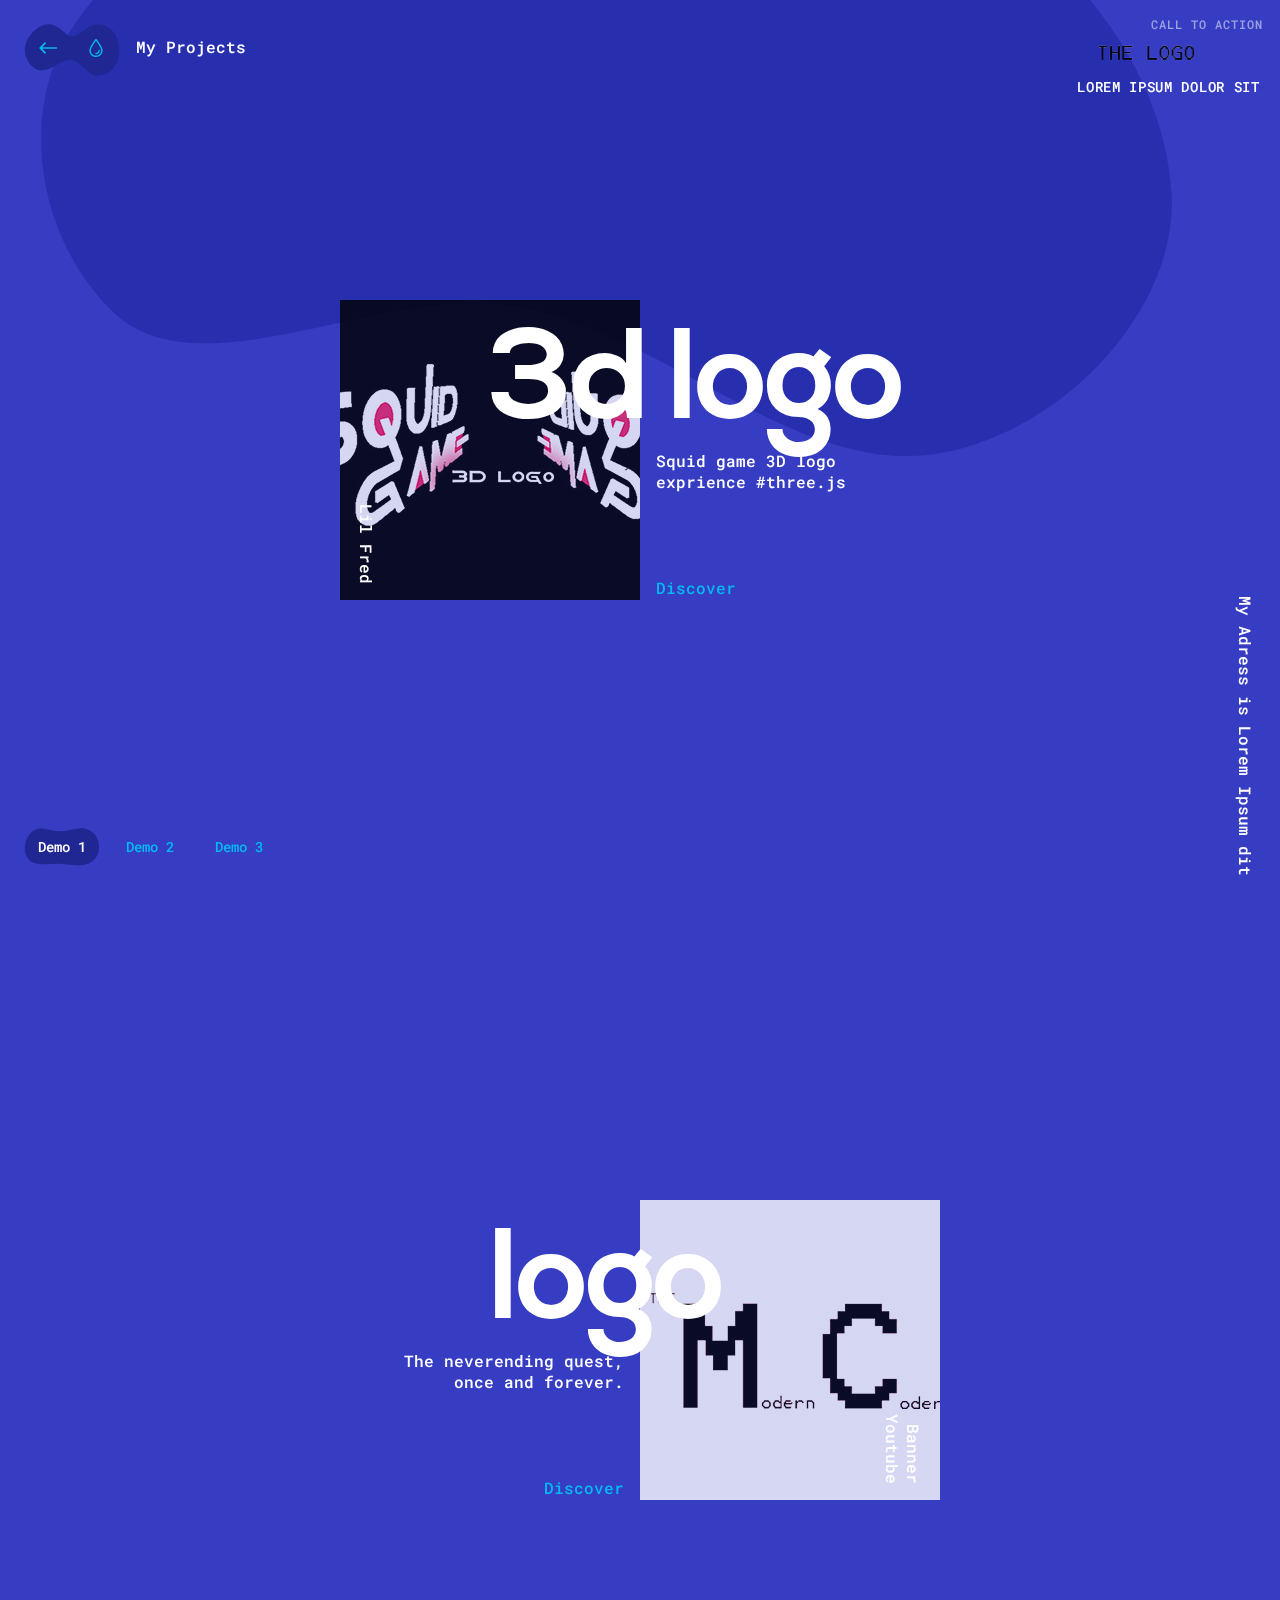
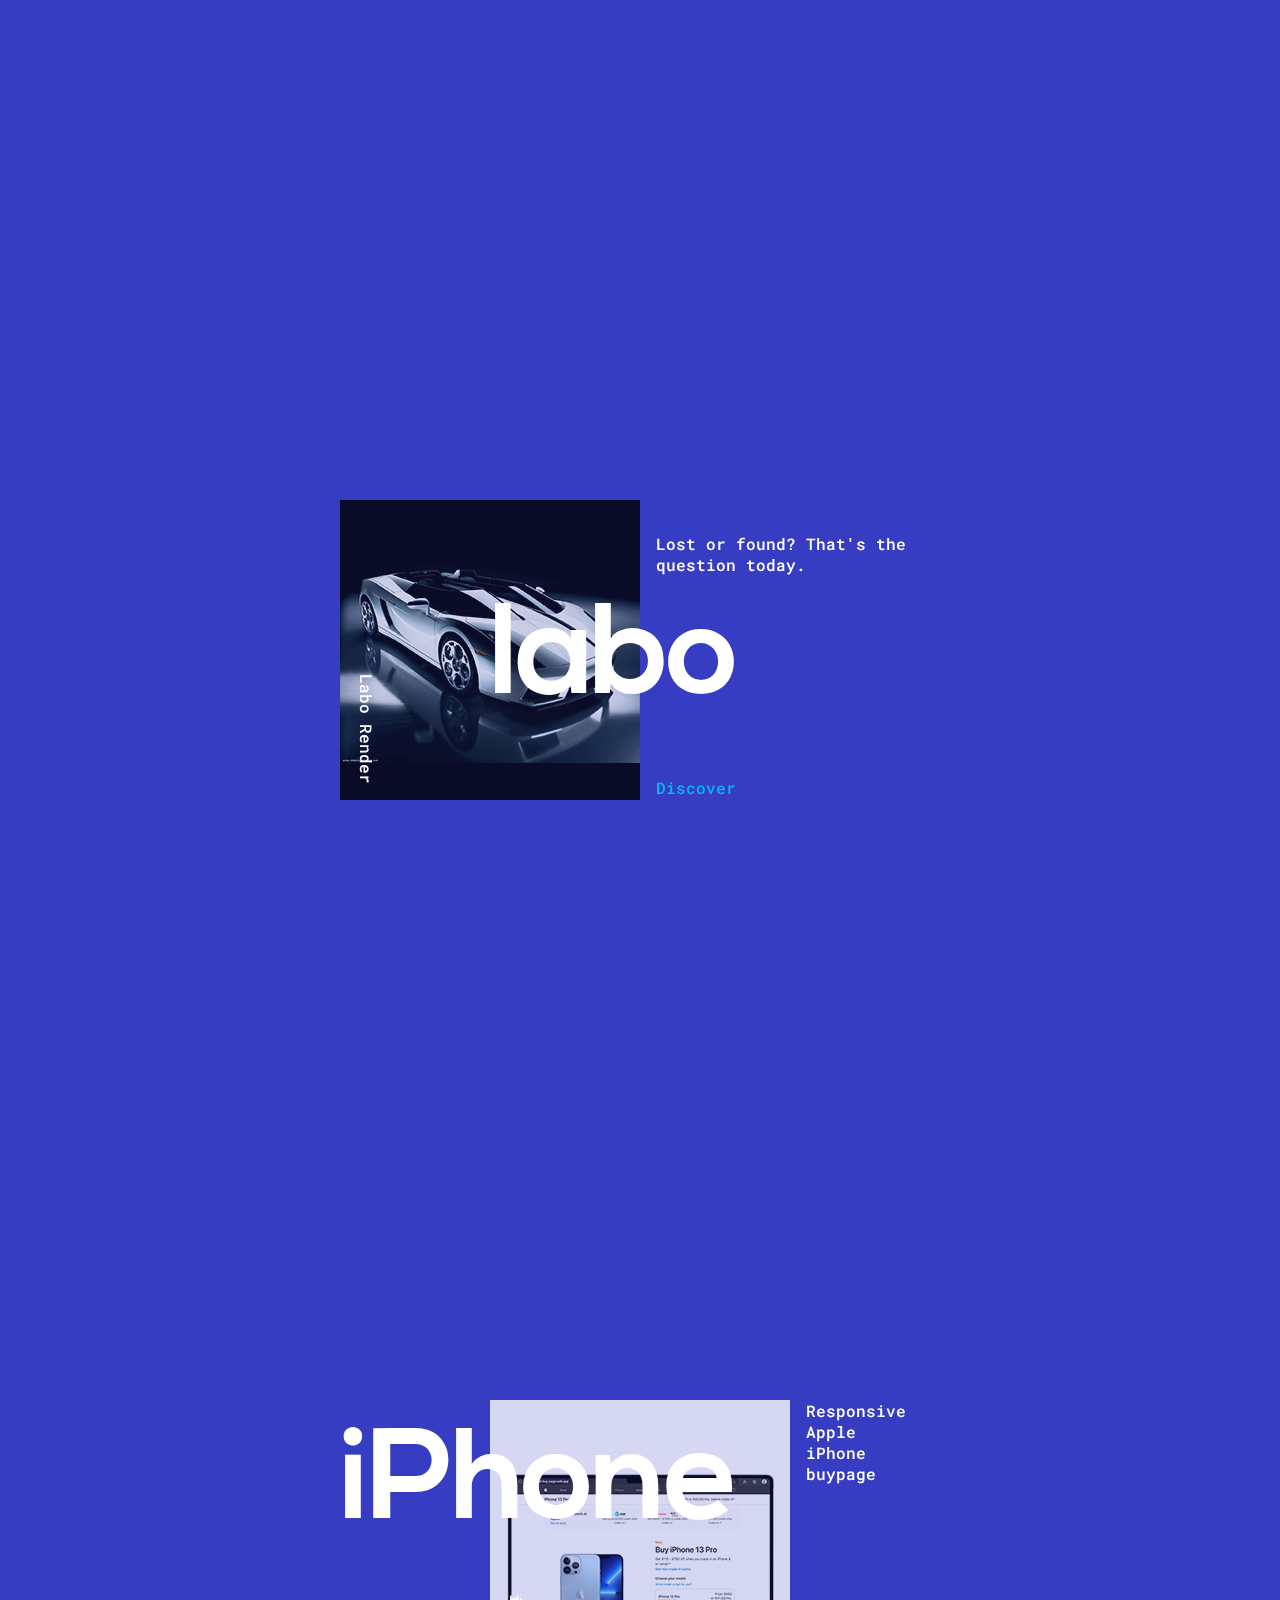
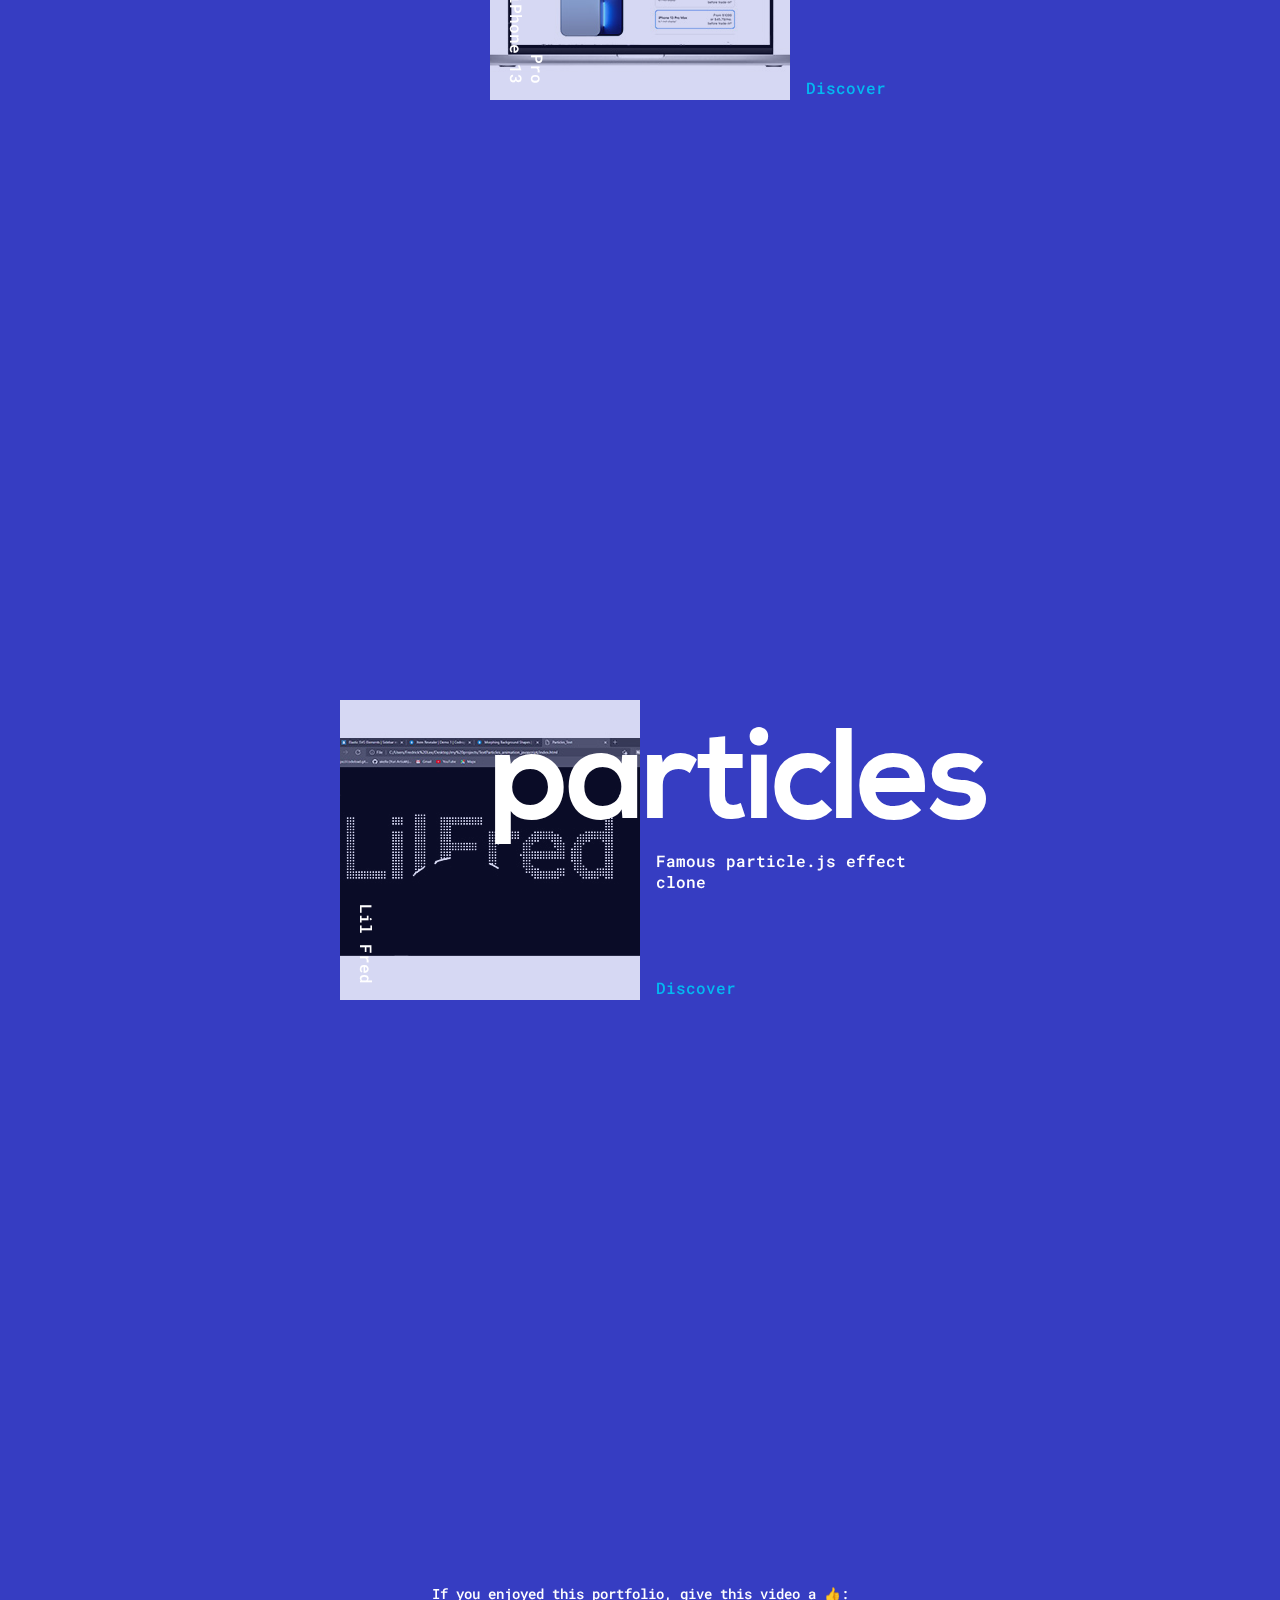
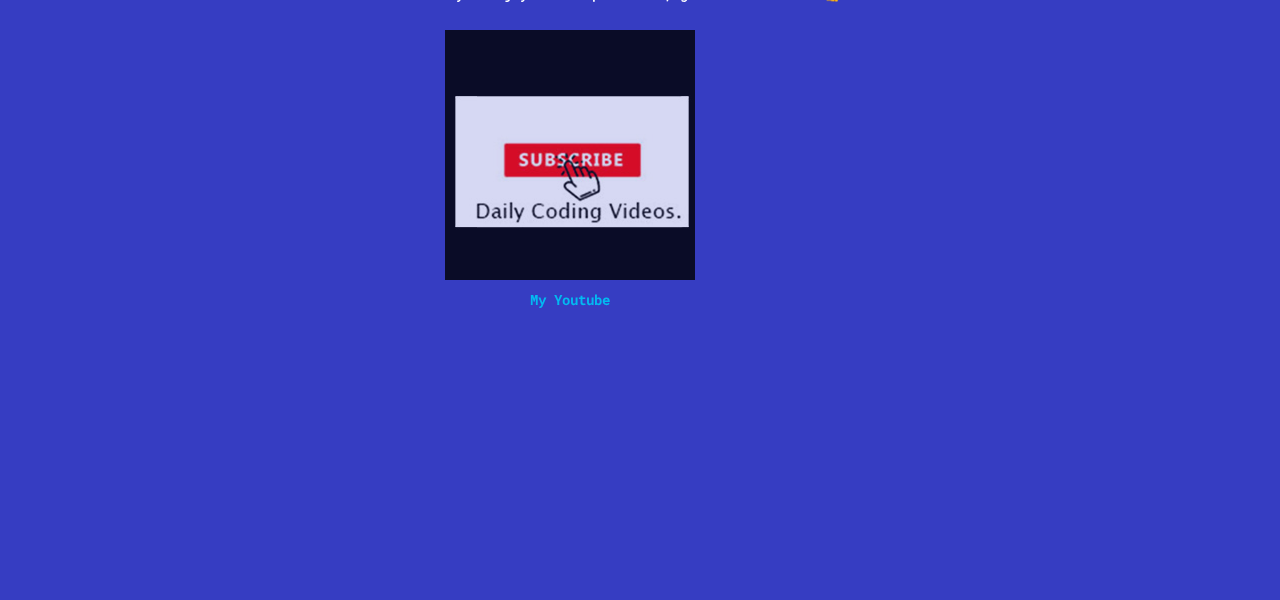
<file: index.html>
<!DOCTYPE html>
<html lang="en" class="no-js">

<head>
	<meta charset="UTF-8" />
	<meta name="viewport" content="width=device-width, initial-scale=1">
	<title>Morphing Background Shapes | Demo 1</title>
	<meta name="description" content="A page background effect where SVG shapes morph and transform on scroll" />
	<link rel="shortcut icon" href="icon.ico">
	<link href="https://fonts.googleapis.com/css?family=Roboto+Mono:400,500,700" rel="stylesheet">
	<link rel="stylesheet" type="text/css" href="css/normalize.css" />
	<link rel="stylesheet" type="text/css" href="css/demo.css" />
	<link rel="stylesheet" type="text/css" href="css/pater.css" />
	<script>
		document.documentElement.className = 'js';
		var supportsCssVars = function () {
			var s = document.createElement('style'),
				support;

			s.innerHTML = "root: { --tmp-var: bold; }";
			document.head.appendChild(s);
			support = !!(window.CSS && window.CSS.supports && window.CSS.supports('font-weight', 'var(--tmp-var)'));
			s.parentNode.removeChild(s);
			return support;
		}
		if (!supportsCssVars()) alert('Please view this demo in a modern browser that supports CSS Variables.')
	</script>
</head>

<body class="demo-1 loading">
	<svg class="hidden">
		<symbol id="icon-arrow" viewBox="0 0 24 24">
			<title>arrow</title>
			<polygon points="6.3,12.8 20.9,12.8 20.9,11.2 6.3,11.2 10.2,7.2 9,6 3.1,12 9,18 10.2,16.8 " />
		</symbol>
		<symbol id="icon-drop" viewBox="0 0 24 24">
			<title>drop</title>
			<path
				d="M12,21c-3.6,0-6.6-3-6.6-6.6C5.4,11,10.8,4,11.4,3.2C11.6,3.1,11.8,3,12,3s0.4,0.1,0.6,0.3c0.6,0.8,6.1,7.8,6.1,11.2C18.6,18.1,15.6,21,12,21zM12,4.8c-1.8,2.4-5.2,7.4-5.2,9.6c0,2.9,2.3,5.2,5.2,5.2s5.2-2.3,5.2-5.2C17.2,12.2,13.8,7.3,12,4.8z" />
			<path
				d="M12,18.2c-0.4,0-0.7-0.3-0.7-0.7s0.3-0.7,0.7-0.7c1.3,0,2.4-1.1,2.4-2.4c0-0.4,0.3-0.7,0.7-0.7c0.4,0,0.7,0.3,0.7,0.7C15.8,16.5,14.1,18.2,12,18.2z" />
		</symbol>
		<symbol id="shape-demo" viewBox="0 0 200 100">
			<title>shape demo</title>
			<path
				d="M 6.144,74.1 C 20.4,107.4 70.13,94.33 94.22,95.74 121.3,97.41 130.8,101.1 154.7,99.38 178.6,97.72 201.9,78.95 199.4,46.86 197.1,14.96 174.9,4.781 161.4,1.827 147.9,-1.128 119.8,8.284 105.6,8.766 85.34,9.449 81.91,7.628 51.08,2.334 17.26,-3.482 -8.105,40.84 6.144,74.1 Z" />
		</symbol>
	</svg>
	<main>
		<div class="morph-wrap">
			<svg class="morph" width="1400" height="770" viewBox="0 0 1400 770">
				<path
					d="M 262.9,252.2 C 210.1,338.2 212.6,487.6 288.8,553.9 372.2,626.5 511.2,517.8 620.3,536.3 750.6,558.4 860.3,723 987.3,686.5 1089,657.3 1168,534.7 1173,429.2 1178,313.7 1096,189.1 995.1,130.7 852.1,47.07 658.8,78.95 498.1,119.2 410.7,141.1 322.6,154.8 262.9,252.2 Z" />
			</svg>
		</div>
		<div class="content content--fixed">
			<header class="morph-header">
				<div class="morph-links">
					<svg class="decoshape" viewBox="0 0 200 100" width="100%" height="100%" preserveAspectRatio="none">
						<path
							d="M 10.45,74.41 C 39.4,110.8 72.59,67.27 95.98,68.68 122.3,70.35 131.5,101.4 154.7,99.69 177.9,98.03 200.5,79.26 198.1,47.17 195.9,15.27 174.6,-0.3279 151.8,0.9941 128.6,2.581 126,16.86 107,22.76 88.26,28.67 88.87,12.36 60.37,1.787 31.79,-8.877 -18.61,37.92 10.45,74.41 Z" />
					</svg>
					<a class="morph-icon morph-icon--prev"
						href="#" title="Previous Demo"><svg
							class="icon icon--arrow">
							<use xlink:href="#icon-arrow"></use>
						</svg></a>
					<a class="morph-icon morph-icon--drop" href="#"
						title="Back to the article"><svg class="icon icon--drop">
							<use xlink:href="#icon-drop"></use>
						</svg></a>
				</div>
				<h1 class="morph-header__title">My Projects</h1>
			</header>
			<nav class="demos">
				<a class="demo demo--current" href="index.html"><svg class="decoshape" preserveAspectRatio="none">
						<use xlink:href="#shape-demo"></use>
					</svg>Demo 1</a>
				<a class="demo" href="index2.html"><svg class="decoshape">
						<use xlink:href="#shape-demo"></use>
					</svg>Demo 2</a>
				<a class="demo" href="index3.html"><svg class="decoshape">
						<use xlink:href="#shape-demo"></use>
					</svg>Demo 3</a>
			</nav>
			<a class="pater" href="#" >
				<svg class="pater__deco" width="300" height="240" viewBox="0 0 1000 800">
					<path
						d="M27.4,171.8C73,42.9,128.6,1,128.6,1s0,0,0,0c58.5,0,368.3,0.3,873.2,0.8c38.5,211,42.1,373.5,38.9,476.7c-2.5,80.3-10.6,174.9-76.7,247.8c-15.1,16.6-37.4,41.2-72.8,53.9c-92.4,33.1-173-50.8-283.9-99.4c-224.3-98.4-334.9,51.4-472.2-45.6C-6.3,535.2-14.5,290.6,27.4,171.8z" />
				</svg>
				<img class="pater__img" src="./img/thelogo.png"  />
				<h4 class="pater__title">Lorem ipsum dolor sit</h4>
				<p class="pater__desc">Lorem ipsum dolor sit amet consectetur adipisicing elit. Molestiae consequuntur 
				</p>
			</a>
			<div class="deco deco--title">My Adress is Lorem Ipsum  dit</div>
		</div>
		<div class="content-wrap">
			<div class="content content--layout content--layout-1">
				<img class="content__img" src="img/1.jpg" alt="Some image" />
				<h3 class="content__title"  >3d logo</h3>
				<p class="content__author">Lil Fred</p>
				<p class="content__desc">Squid game 3D logo exprience #three.js</p>
				<a href="#" class="content__link">Discover</a>
			</div>
		</div>
		<div class="content-wrap">
			<div class="content content--layout content--layout-2">
				<img class="content__img" src="img/4.jpg" alt="Some image" />
				<h3 class="content__title">logo</h3>
				<p class="content__author">Youtube Banner</p>
				<p class="content__desc">The neverending quest, once and forever.</p>
				<a href="#" class="content__link">Discover</a>
			</div>
		</div>
		<div class="content-wrap">
			<div class="content content--layout content--layout-3">
				<img class="content__img" src="img/10.jpg" alt="Some image" />
				<h3 class="content__title">labo</h3>
				<p class="content__author">Labo Render</p>
				<p class="content__desc">Lost or found? That's the question today.</p>
				<a href="#" class="content__link">Discover</a>
			</div>
		</div>
		<div class="content-wrap">
			<div class="content content--layout content--layout-4">
				<img class="content__img" src="img/2.jpg" alt="Some image" />
				<h3 class="content__title" style="text-transform: none;" >iPhone</h3>
				<p class="content__author">iPhone 13 Pro</p>
				<p class="content__desc">Responsive Apple iPhone buypage</p>
				<a href="#" class="content__link">Discover</a>
			</div>
		</div>
		<div class="content-wrap">
			<div class="content content--layout content--layout-1">
				<img class="content__img" src="img/5.jpg" alt="Some image" />
				<h3 class="content__title">Particles</h3>
				<p class="content__author">Lil Fred</p>
				<p class="content__desc">Famous particle.js effect clone</p>
				<a href="#" class="content__link">Discover</a>
			</div>
		</div>
		<section class="content content--related">
			<p class="content__info">If you enjoyed this portfolio, give this video a 👍:</p>
			<a class="content__related-item" href="#">
				<img class="content__related-img" src="img/download[1].jpg">
				<h3 class="content__related-title">My Youtube</h3>
			</a>
		
		</section>
	</main>
	<script src="js/imagesloaded.pkgd.min.js"></script>
	<script src="js/anime.min.js"></script>
	<script src="js/scrollMonitor.js"></script>
	<script src="js/demo1.js"></script>
</body>

</html>
</file>
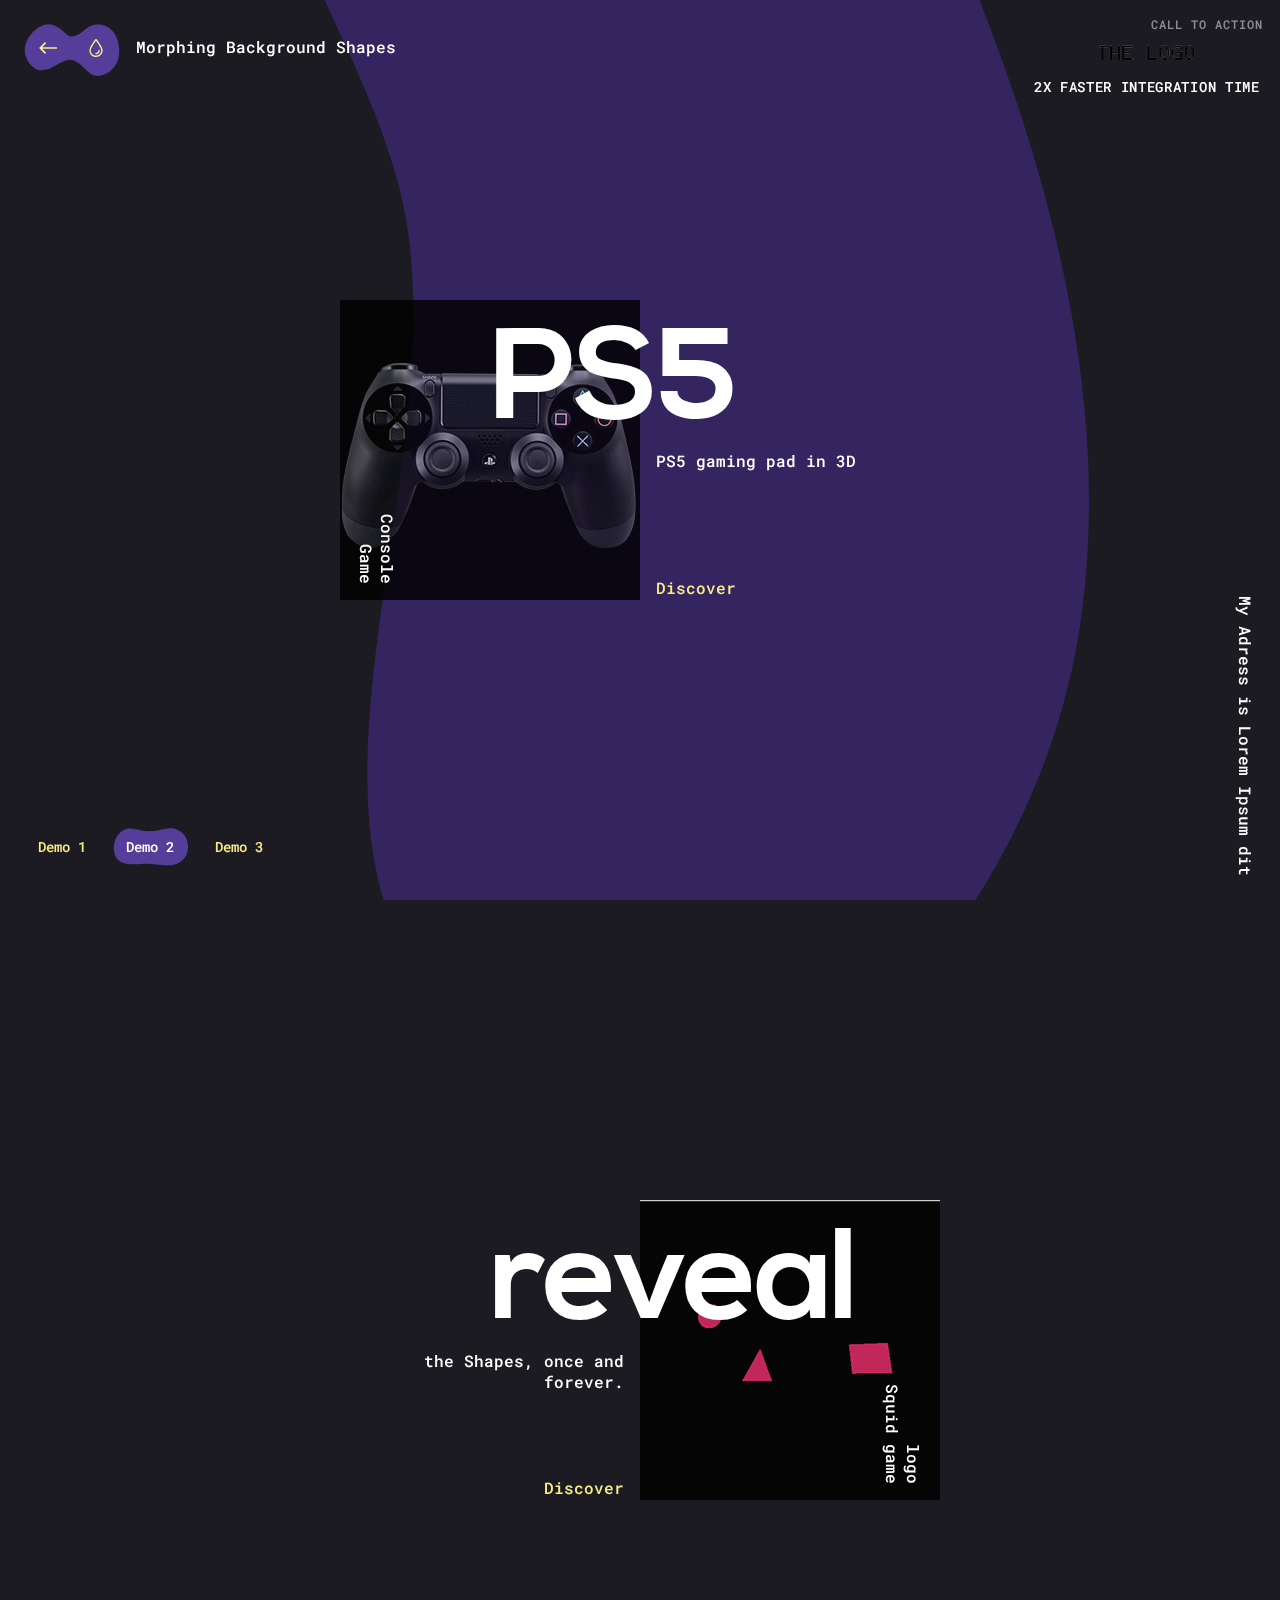
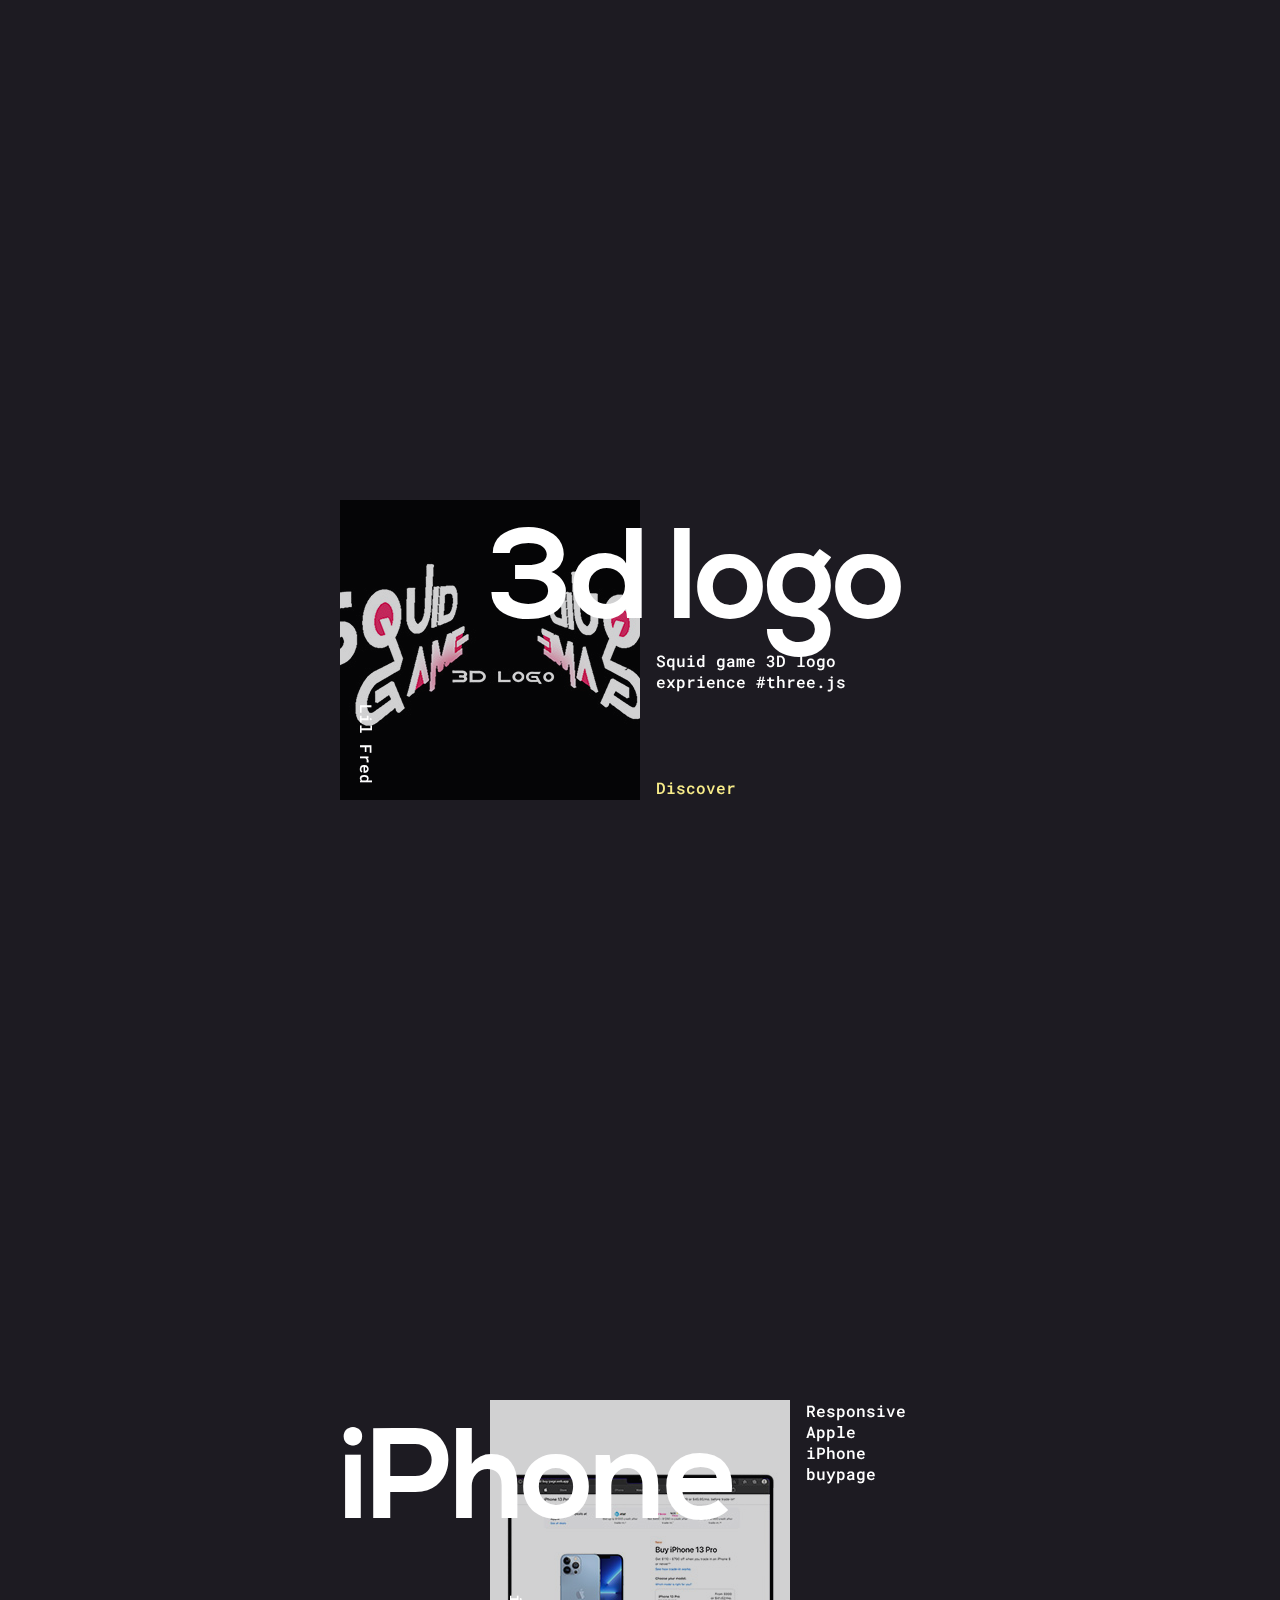
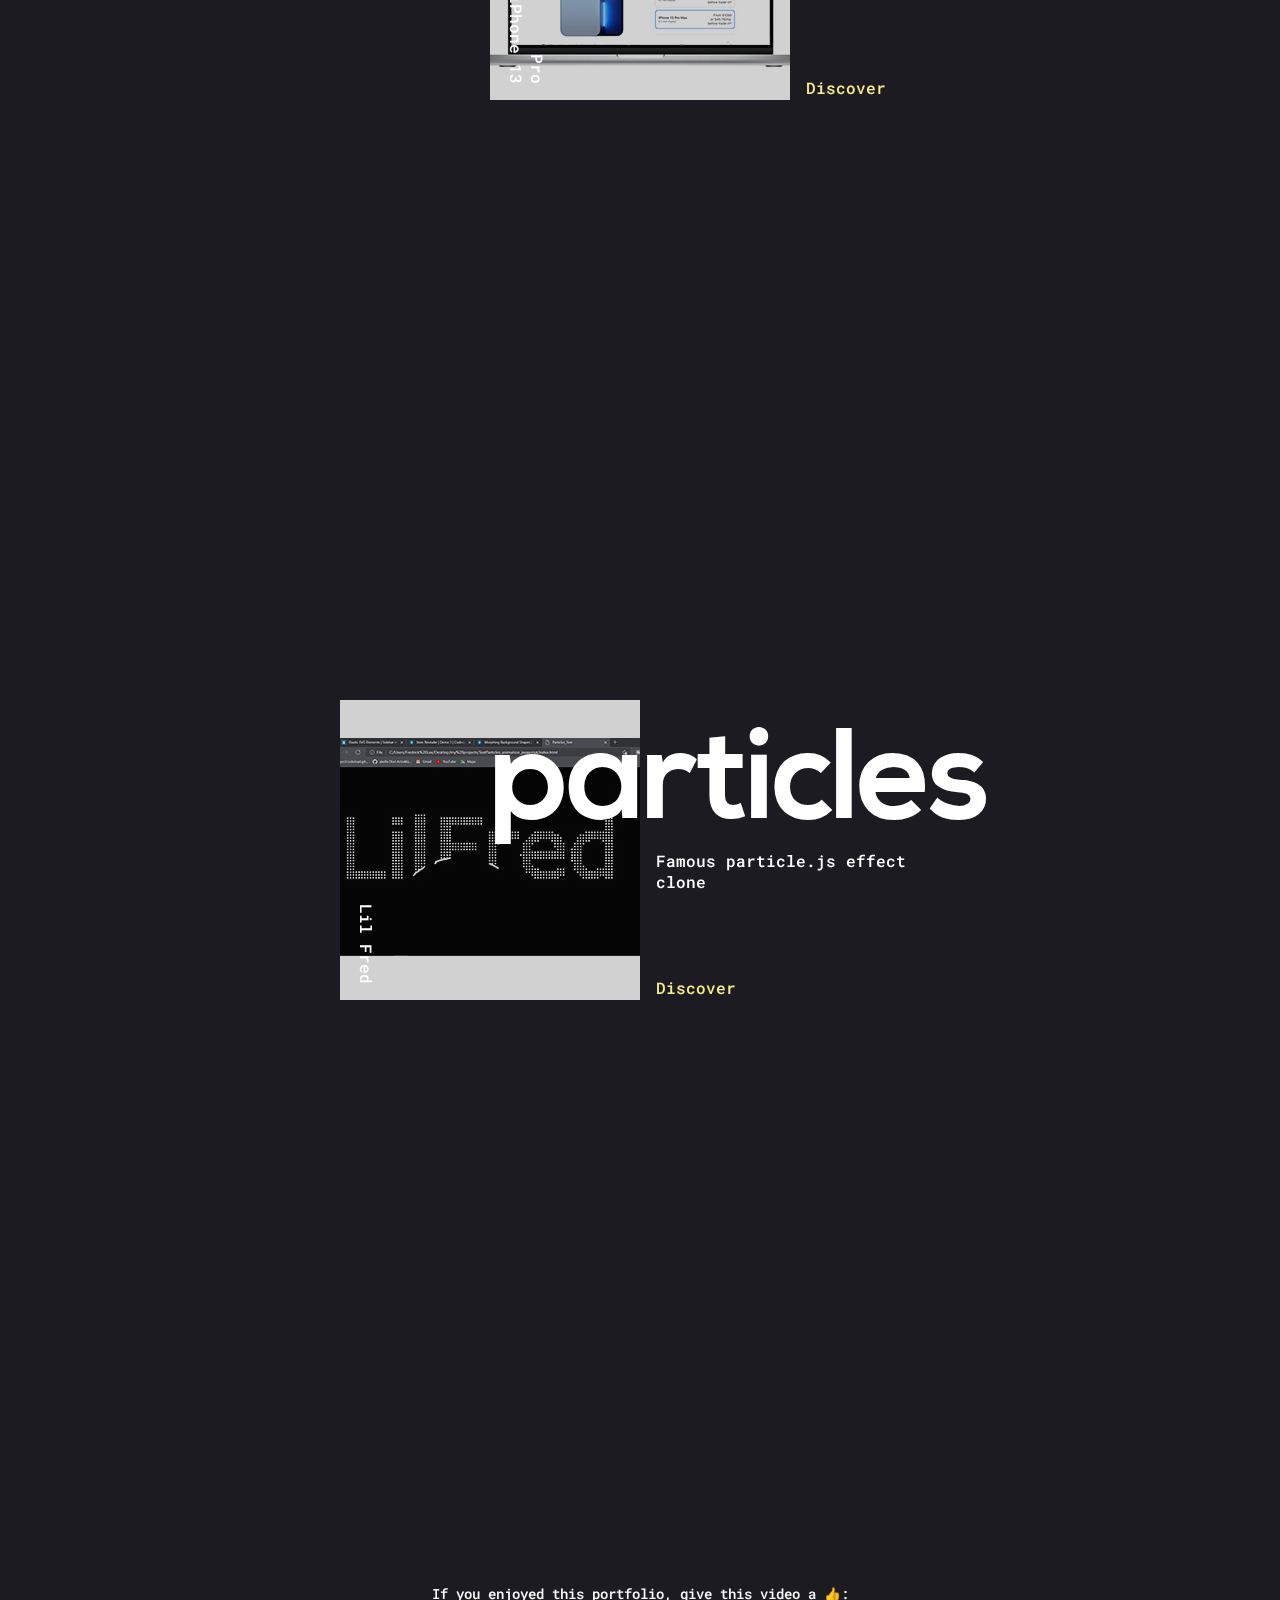
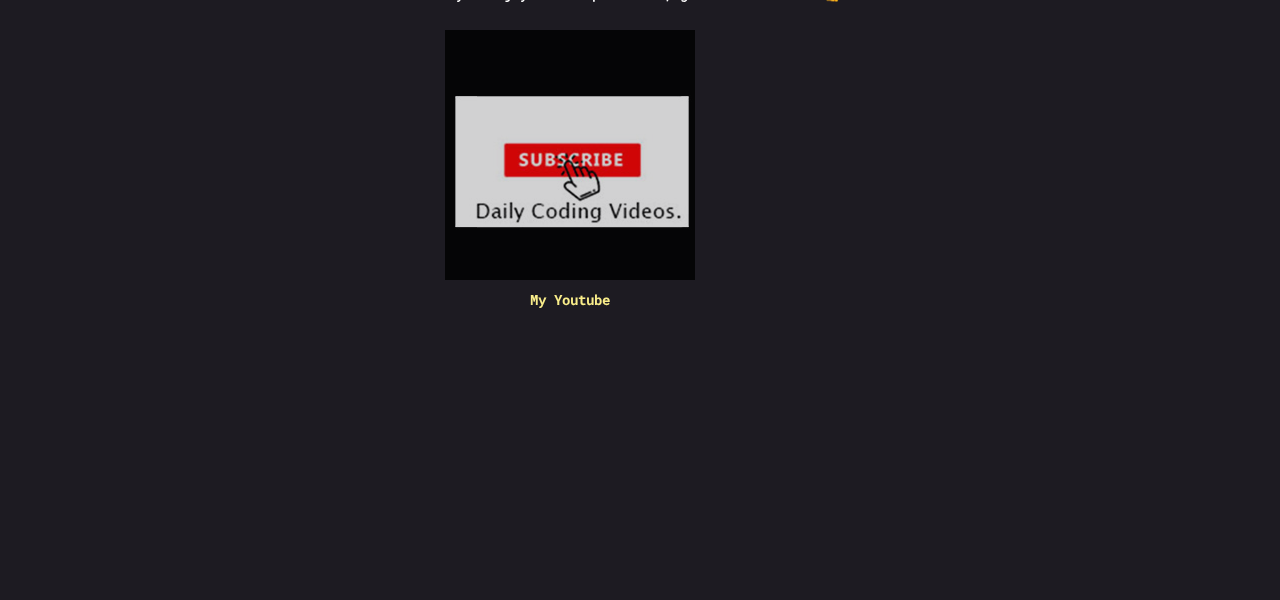
<file: index2.html>
<!DOCTYPE html>
<html lang="en" class="no-js">
	<head>
		<meta charset="UTF-8" />
		<meta name="viewport" content="width=device-width, initial-scale=1">
		<title>Morphing Background Shapes | Demo 2 | morph</title>
		<meta name="description" content="A page background effect where SVG shapes morph and transform on scroll" />
		<link href="https://fonts.googleapis.com/css?family=Roboto+Mono:400,500,700" rel="stylesheet">
		<link rel="shortcut icon" href="icon.ico">
		<link rel="stylesheet" type="text/css" href="css/normalize.css" />
		<link rel="stylesheet" type="text/css" href="css/demo.css" />
		<link rel="stylesheet" type="text/css" href="css/pater.css" />
		<script>
			document.documentElement.className = 'js';
			var supportsCssVars = function() {
				var s = document.createElement('style'),
				support;

				s.innerHTML = "root: { --tmp-var: bold; }";
				document.head.appendChild(s);
				support = !!(window.CSS && window.CSS.supports && window.CSS.supports('font-weight', 'var(--tmp-var)'));
				s.parentNode.removeChild(s);
				return support;
			}
			if (!supportsCssVars()) alert('Please view this demo in a modern browser that supports CSS Variables.')
		</script>
	</head>
	<body class="demo-2 loading">
		<svg class="hidden">
			<symbol id="icon-arrow" viewBox="0 0 24 24">
				<title>arrow</title>
				<polygon points="6.3,12.8 20.9,12.8 20.9,11.2 6.3,11.2 10.2,7.2 9,6 3.1,12 9,18 10.2,16.8 "/>
			</symbol>
			<symbol id="icon-drop" viewBox="0 0 24 24">
				<title>drop</title>
				<path d="M12,21c-3.6,0-6.6-3-6.6-6.6C5.4,11,10.8,4,11.4,3.2C11.6,3.1,11.8,3,12,3s0.4,0.1,0.6,0.3c0.6,0.8,6.1,7.8,6.1,11.2C18.6,18.1,15.6,21,12,21zM12,4.8c-1.8,2.4-5.2,7.4-5.2,9.6c0,2.9,2.3,5.2,5.2,5.2s5.2-2.3,5.2-5.2C17.2,12.2,13.8,7.3,12,4.8z"/><path d="M12,18.2c-0.4,0-0.7-0.3-0.7-0.7s0.3-0.7,0.7-0.7c1.3,0,2.4-1.1,2.4-2.4c0-0.4,0.3-0.7,0.7-0.7c0.4,0,0.7,0.3,0.7,0.7C15.8,16.5,14.1,18.2,12,18.2z"/>
			</symbol>
			<symbol id="shape-demo" viewBox="0 0 200 100">
				<title>shape demo</title>
				<path d="M 6.144,74.1 C 20.4,107.4 70.13,94.33 94.22,95.74 121.3,97.41 130.8,101.1 154.7,99.38 178.6,97.72 201.9,78.95 199.4,46.86 197.1,14.96 174.9,4.781 161.4,1.827 147.9,-1.128 119.8,8.284 105.6,8.766 85.34,9.449 81.91,7.628 51.08,2.334 17.26,-3.482 -8.105,40.84 6.144,74.1 Z" />
			</symbol>
		</svg>
		<main>
			<div class="morph-wrap">
				<svg class="morph" width="1400" height="770" viewBox="0 0 1400 770">
					<path d="M 262.9,252.2 C 210.1,338.2 212.6,487.6 288.8,553.9 372.2,626.5 511.2,517.8 620.3,536.3 750.6,558.4 860.3,723 987.3,686.5 1089,657.3 1168,534.7 1173,429.2 1178,313.7 1096,189.1 995.1,130.7 852.1,47.07 658.8,78.95 498.1,119.2 410.7,141.1 322.6,154.8 262.9,252.2 Z"/>
				</svg>
			</div>
			<div class="content content--fixed">
				<header class="morph-header">
					<div class="morph-links">
						<svg class="decoshape" viewBox="0 0 200 100" width="100%" height="100%" preserveAspectRatio="none">
							<path d="M 10.45,74.41 C 39.4,110.8 72.59,67.27 95.98,68.68 122.3,70.35 131.5,101.4 154.7,99.69 177.9,98.03 200.5,79.26 198.1,47.17 195.9,15.27 174.6,-0.3279 151.8,0.9941 128.6,2.581 126,16.86 107,22.76 88.26,28.67 88.87,12.36 60.37,1.787 31.79,-8.877 -18.61,37.92 10.45,74.41 Z" />
						</svg>
						<a class="morph-icon morph-icon--prev" href="#" title="Previous Demo"><svg class="icon icon--arrow"><use xlink:href="#icon-arrow"></use></svg></a>
						<a class="morph-icon morph-icon--drop" href="#" title="Back to the article"><svg class="icon icon--drop"><use xlink:href="#icon-drop"></use></svg></a>
					</div>
					<h1 class="morph-header__title">Morphing Background Shapes</h1>
				</header>
				<nav class="demos">
					<a class="demo" href="index.html"><svg class="decoshape" preserveAspectRatio="none"><use xlink:href="#shape-demo"></use></svg>Demo 1</a>
					<a class="demo demo--current" href="index2.html"><svg class="decoshape"><use xlink:href="#shape-demo"></use></svg>Demo 2</a>
					<a class="demo" href="index3.html"><svg class="decoshape"><use xlink:href="#shape-demo"></use></svg>Demo 3</a>
				</nav>
				<a class="pater" href="http://synd.co/2pHxJny">
					<svg class="pater__deco" width="300" height="240" viewBox="0 0 1000 800">
						<path d="M27.4,171.8C73,42.9,128.6,1,128.6,1s0,0,0,0c58.5,0,368.3,0.3,873.2,0.8c38.5,211,42.1,373.5,38.9,476.7c-2.5,80.3-10.6,174.9-76.7,247.8c-15.1,16.6-37.4,41.2-72.8,53.9c-92.4,33.1-173-50.8-283.9-99.4c-224.3-98.4-334.9,51.4-472.2-45.6C-6.3,535.2-14.5,290.6,27.4,171.8z"/>
					</svg>
					<img class="pater__img" src="./img/thelogo.png" alt="HelloSign API" />
					<h4 class="pater__title">2x Faster Integration Time</h4>
					<p class="pater__desc">Embed contracts and agreements into your site or app with a few lines of code.</p>
				</a>
				<div class="deco deco--title">My Adress is Lorem Ipsum  dit</div>
			</div>
			<div class="content-wrap">
				<div class="content content--layout content--layout-1">
					<img class="content__img" src="img/9.jpg" alt="Some image" />
					<h3 class="content__title" style="text-transform:none;">PS5</h3>
					<p class="content__author">Game Console</p>
					<p class="content__desc">PS5 gaming pad in 3D</p>
					<a href="#" class="content__link">Discover</a>
				</div>
			</div>
			<div class="content-wrap">
				<div class="content content--layout content--layout-2">
					<img class="content__img" src="img/6.jpg" alt="Some image" />
					<h3 class="content__title">reveal</h3>
					<p class="content__author">Squid game logo</p>
					<p class="content__desc">the Shapes, once and forever.</p>
					<a href="#" class="content__link">Discover</a>
				</div>
			</div>
			<div class="content-wrap">
				<div class="content content--layout content--layout-1">
					<img class="content__img" src="img/1.jpg" alt="Some image" />
					<h3 class="content__title"  >3d logo</h3>
					<p class="content__author">Lil Fred</p>
					<p class="content__desc">Squid game 3D logo exprience #three.js</p>
					<a href="#" class="content__link">Discover</a>
				</div>
			</div>
			</div>
			<div class="content-wrap">
				<div class="content content--layout content--layout-4">
					<img class="content__img" src="img/2.jpg" alt="Some image" />
					<h3 class="content__title" style="text-transform: none;" >iPhone</h3>
					<p class="content__author">iPhone 13 Pro</p>
					<p class="content__desc">Responsive Apple iPhone buypage</p>
					<a href="#" class="content__link">Discover</a>
				</div>
			</div>
			<div class="content-wrap">
			<div class="content content--layout content--layout-1">
				<img class="content__img" src="img/5.jpg" alt="Some image" />
				<h3 class="content__title">Particles</h3>
				<p class="content__author">Lil Fred</p>
				<p class="content__desc">Famous particle.js effect clone</p>
				<a href="#" class="content__link">Discover</a>
			</div>
		</div>
		<section class="content content--related">
			<p class="content__info">If you enjoyed this portfolio, give this video a 👍:</p>
			<a class="content__related-item" href="#">
				<img class="content__related-img" src="img/download[1].jpg">
				<h3 class="content__related-title">My Youtube</h3>
			</a>
		
		</section>
		</main>
		<script src="js/imagesloaded.pkgd.min.js"></script>
		<script src="js/anime.min.js"></script>
		<script src="js/scrollMonitor.js"></script>
		<script src="js/demo2.js"></script>
	</body>
</html>
</file>
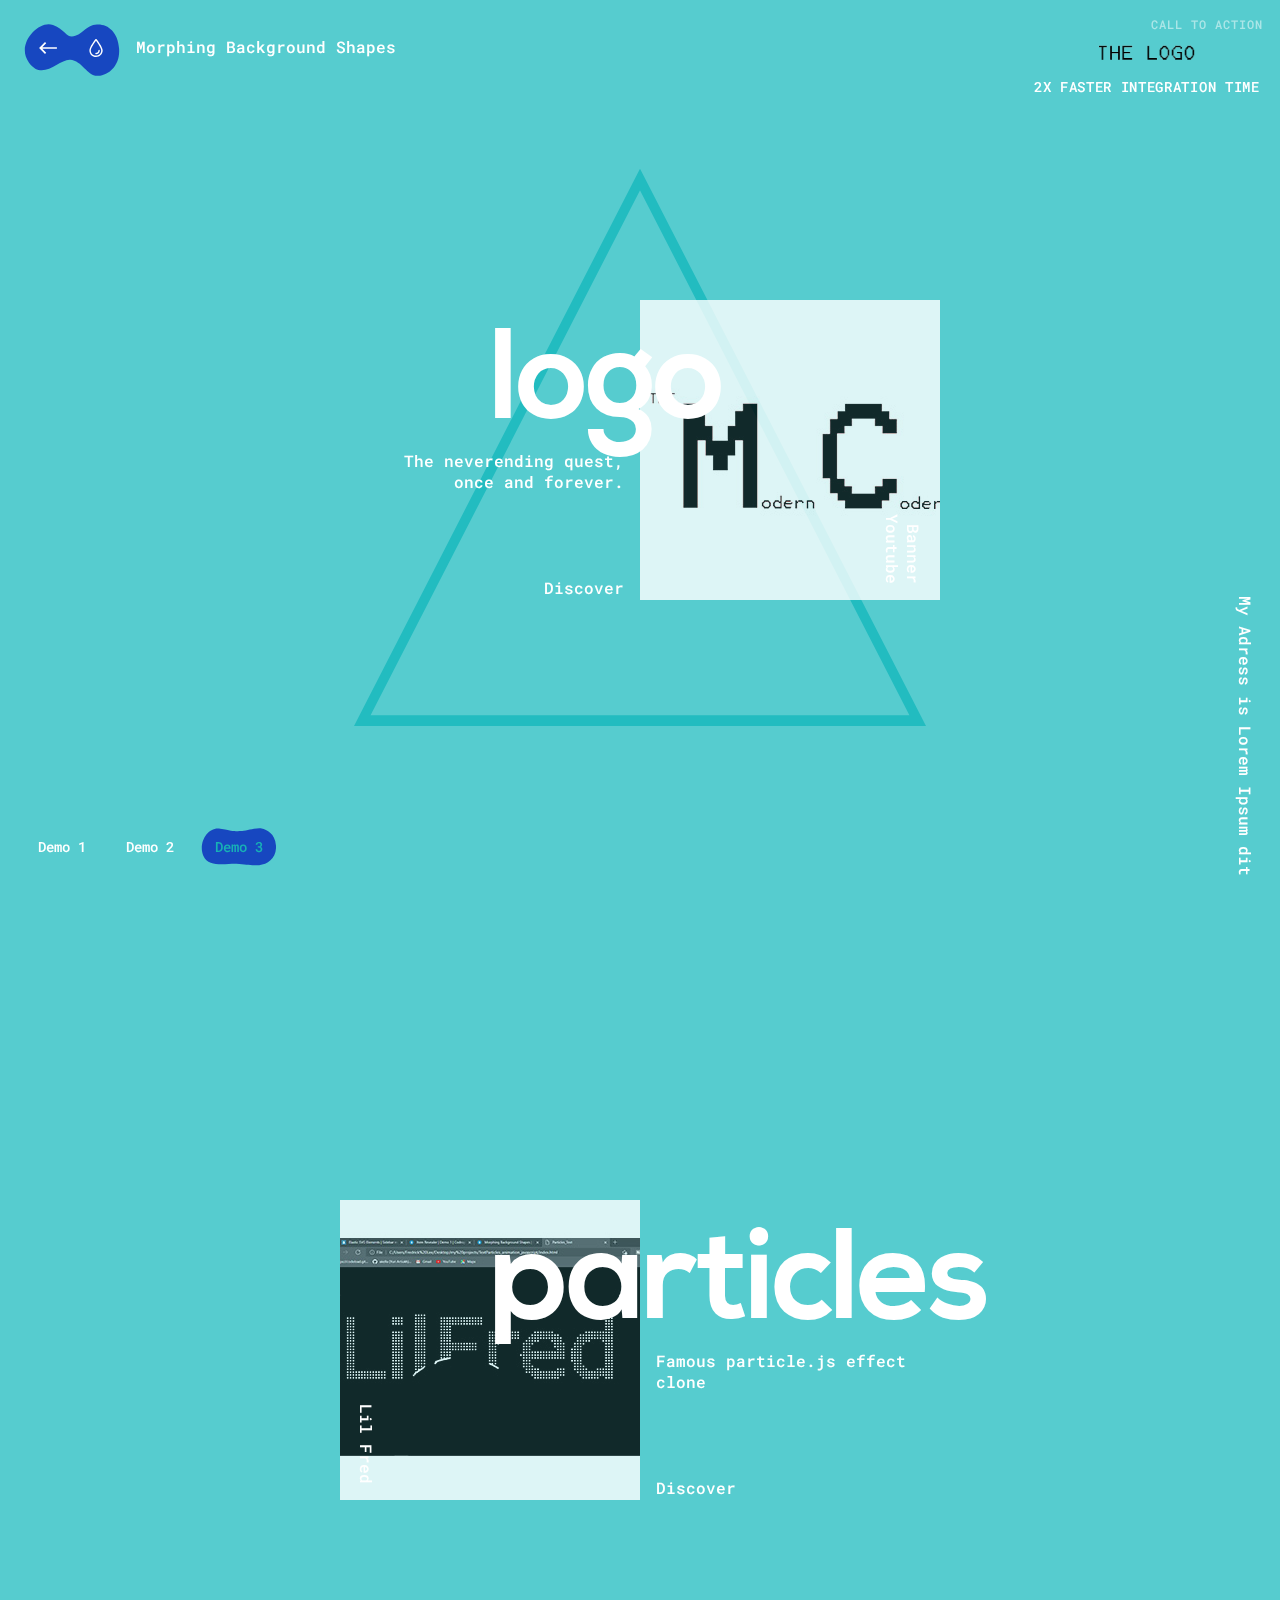
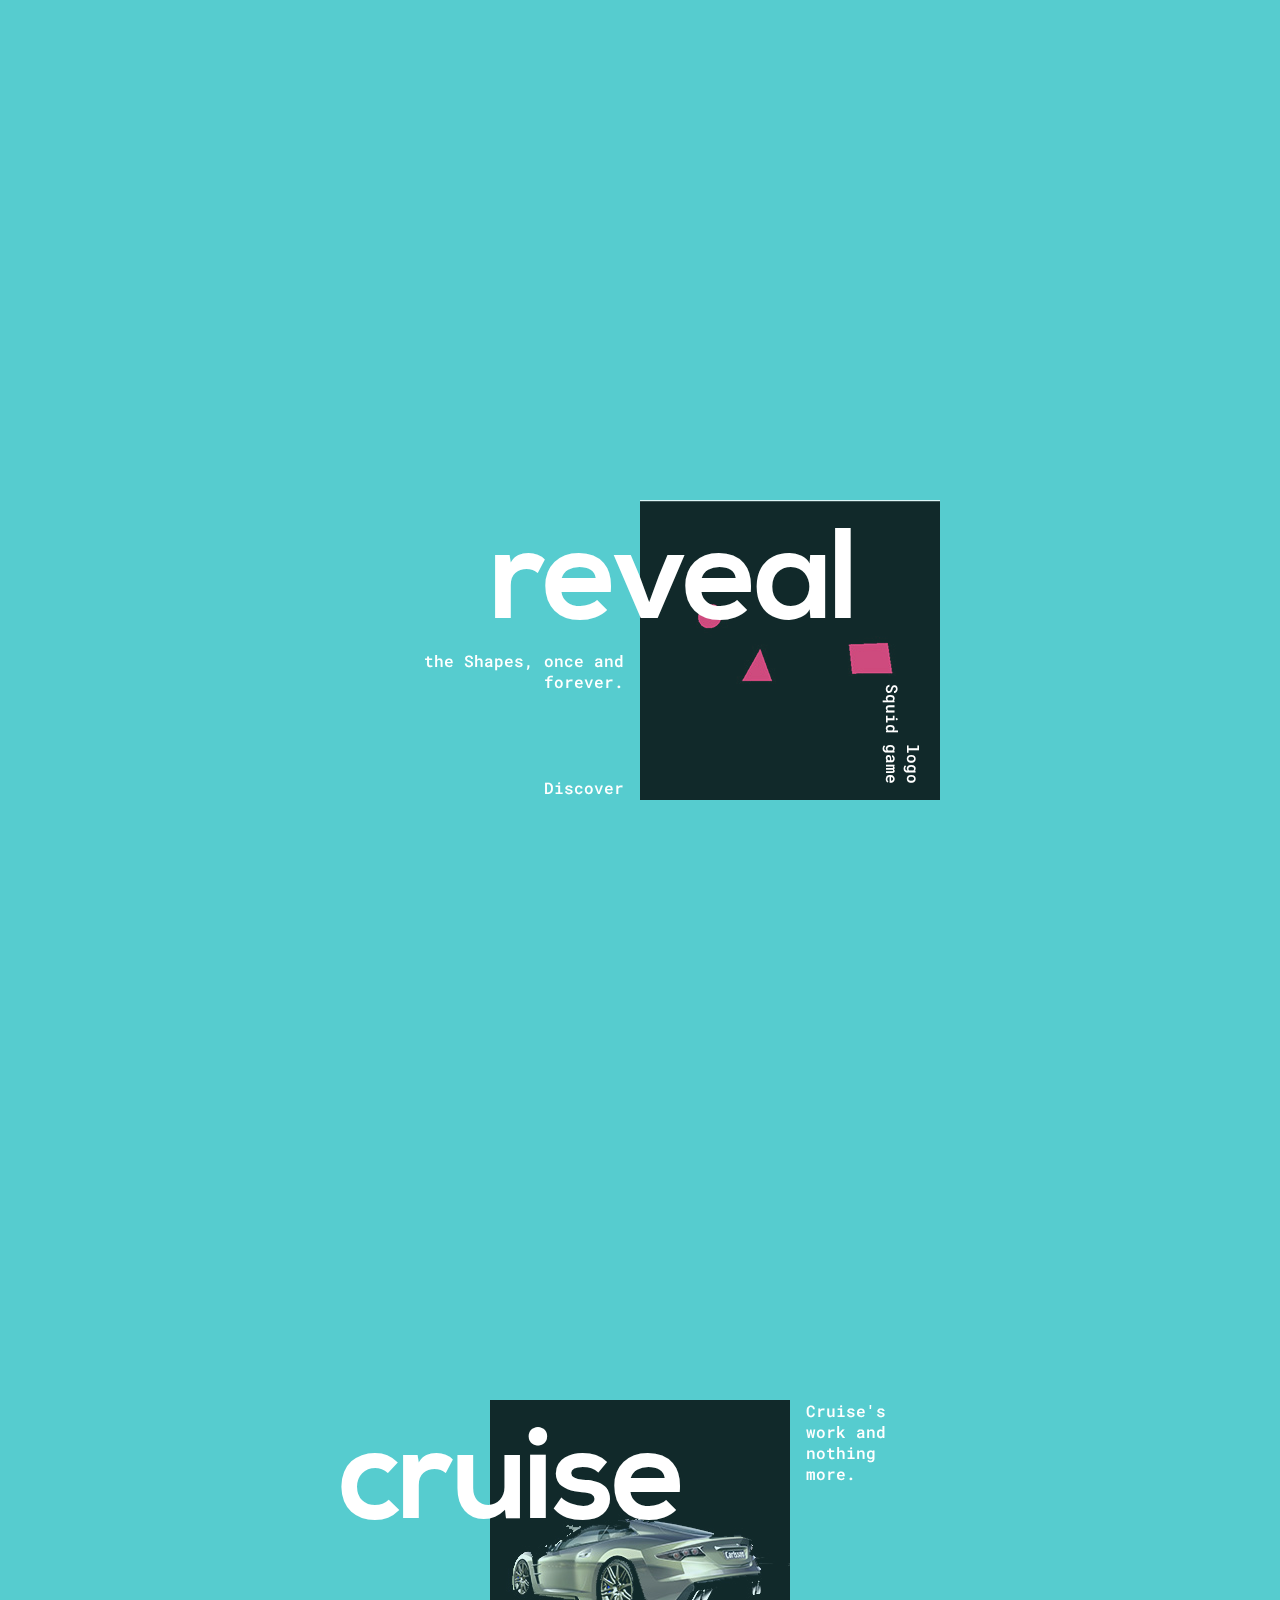
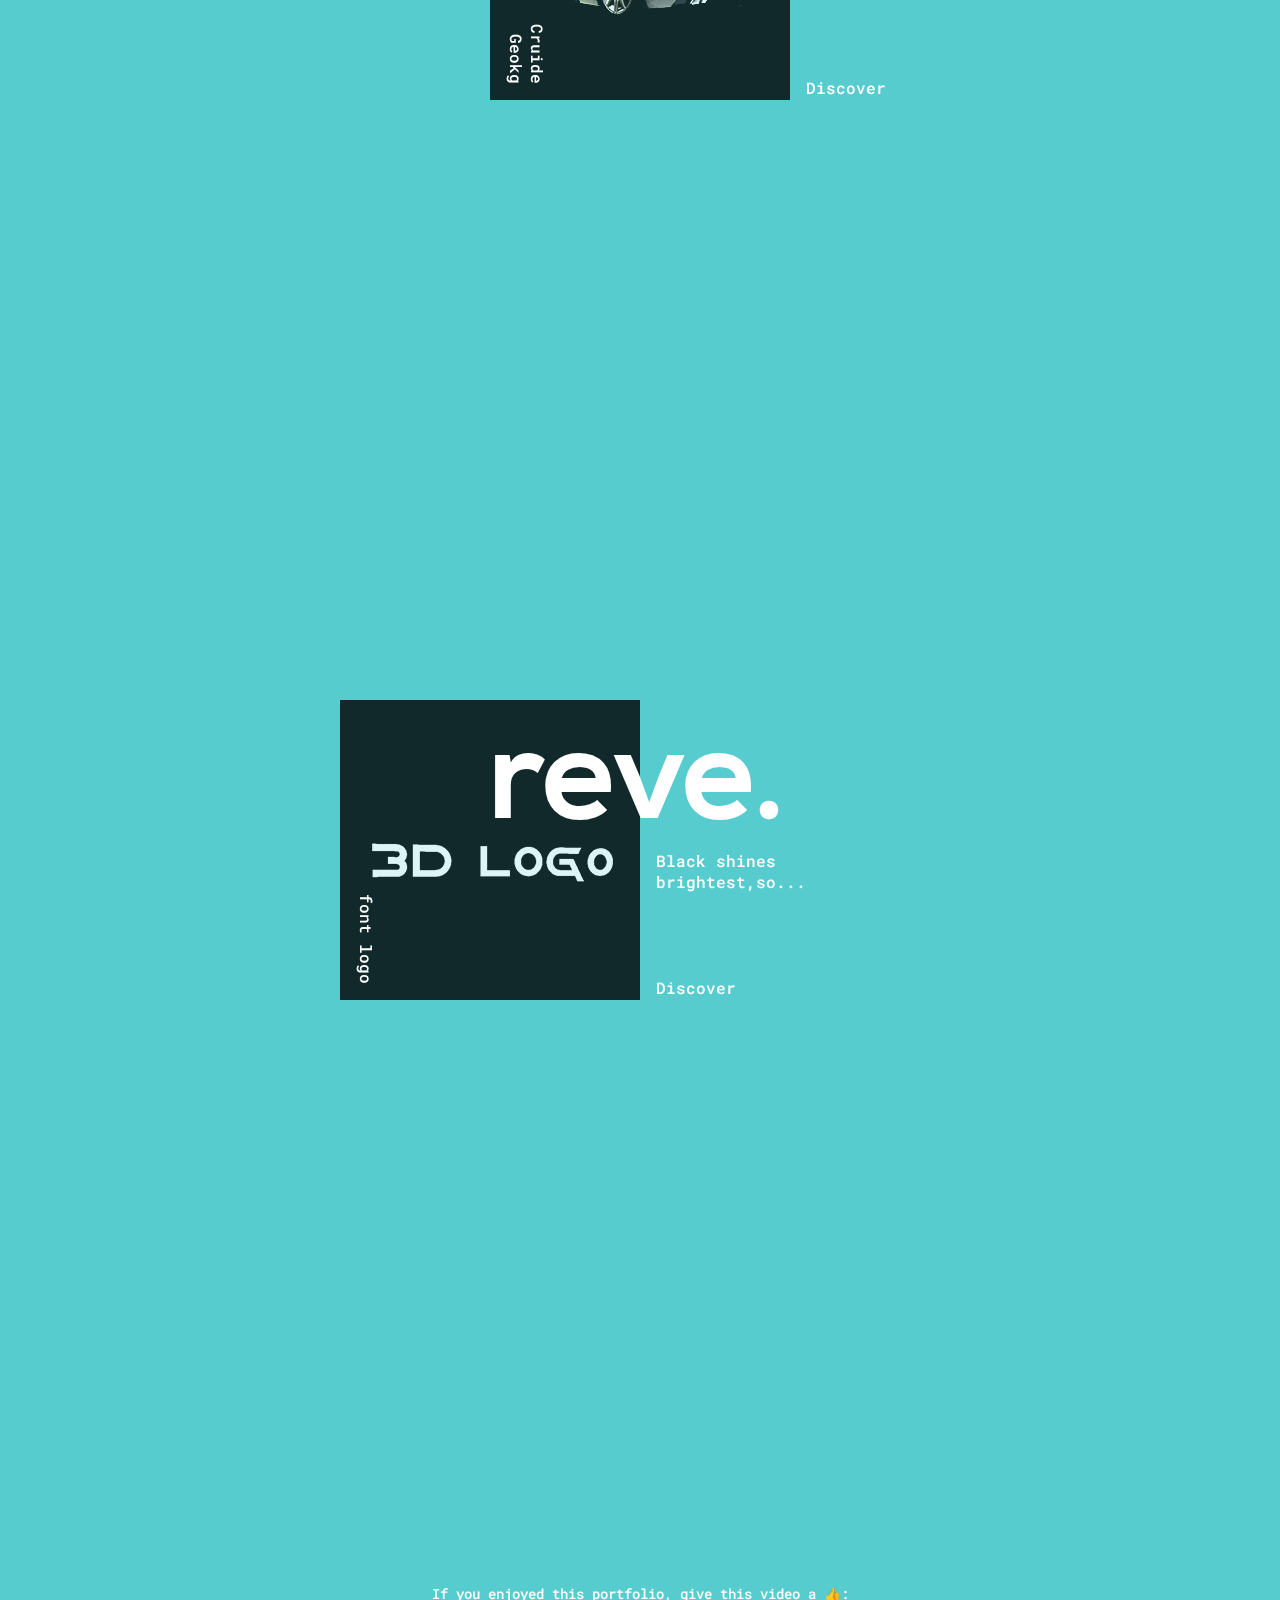
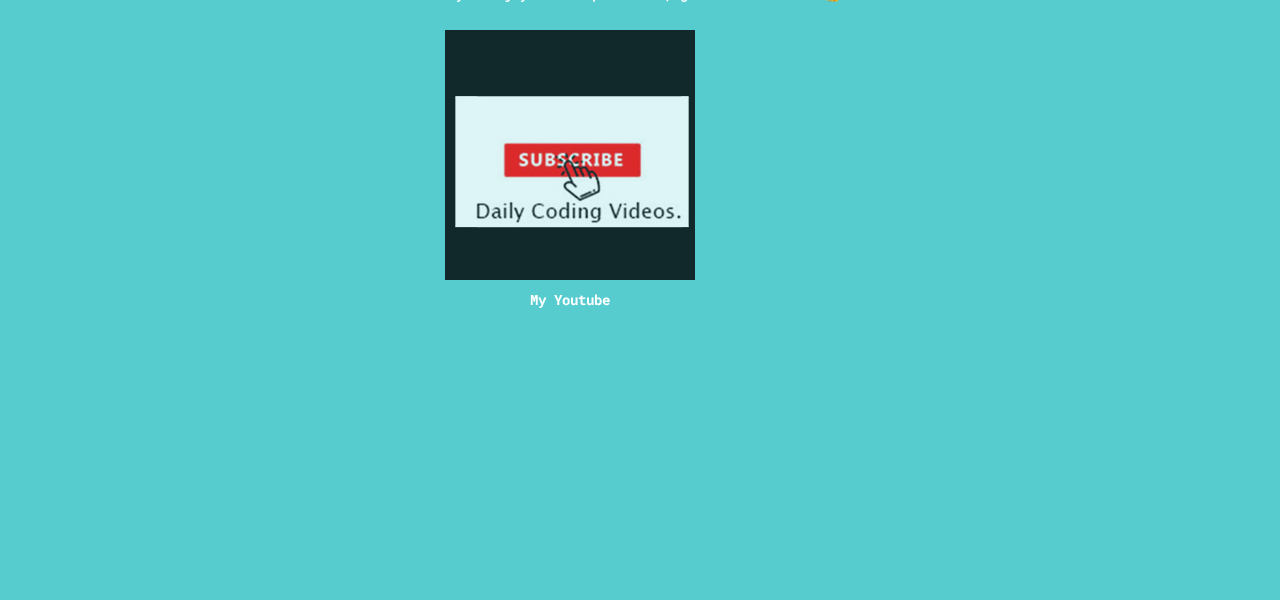
<file: index3.html>
<!DOCTYPE html>
<html lang="en" class="no-js">
	<head>
		<meta charset="UTF-8" />
		<meta name="viewport" content="width=device-width, initial-scale=1">
		<title>Morphing Background Shapes | Demo 3</title>
		<meta name="description" content="A page background effect where SVG shapes morph and transform on scroll" />
		<link rel="shortcut icon" href="icon.ico">
		<link href="https://fonts.googleapis.com/css?family=Roboto+Mono:400,500,700" rel="stylesheet">
		<link rel="stylesheet" type="text/css" href="css/normalize.css" />
		<link rel="stylesheet" type="text/css" href="css/demo.css" />
		<link rel="stylesheet" type="text/css" href="css/pater.css" />
		<script>
			document.documentElement.className = 'js';
			var supportsCssVars = function() {
				var s = document.createElement('style'),
				support;

				s.innerHTML = "root: { --tmp-var: bold; }";
				document.head.appendChild(s);
				support = !!(window.CSS && window.CSS.supports && window.CSS.supports('font-weight', 'var(--tmp-var)'));
				s.parentNode.removeChild(s);
				return support;
			}
			if (!supportsCssVars()) alert('Please view this demo in a modern browser that supports CSS Variables.')
		</script>
	</head>
	<body class="demo-3 loading">
		<svg class="hidden">
			<symbol id="icon-arrow" viewBox="0 0 24 24">
				<title>arrow</title>
				<polygon points="6.3,12.8 20.9,12.8 20.9,11.2 6.3,11.2 10.2,7.2 9,6 3.1,12 9,18 10.2,16.8 "/>
			</symbol>
			<symbol id="icon-drop" viewBox="0 0 24 24">
				<title>drop</title>
				<path d="M12,21c-3.6,0-6.6-3-6.6-6.6C5.4,11,10.8,4,11.4,3.2C11.6,3.1,11.8,3,12,3s0.4,0.1,0.6,0.3c0.6,0.8,6.1,7.8,6.1,11.2C18.6,18.1,15.6,21,12,21zM12,4.8c-1.8,2.4-5.2,7.4-5.2,9.6c0,2.9,2.3,5.2,5.2,5.2s5.2-2.3,5.2-5.2C17.2,12.2,13.8,7.3,12,4.8z"/><path d="M12,18.2c-0.4,0-0.7-0.3-0.7-0.7s0.3-0.7,0.7-0.7c1.3,0,2.4-1.1,2.4-2.4c0-0.4,0.3-0.7,0.7-0.7c0.4,0,0.7,0.3,0.7,0.7C15.8,16.5,14.1,18.2,12,18.2z"/>
			</symbol>
			<symbol id="shape-demo" viewBox="0 0 200 100">
				<title>shape demo</title>
				<path d="M 6.144,74.1 C 20.4,107.4 70.13,94.33 94.22,95.74 121.3,97.41 130.8,101.1 154.7,99.38 178.6,97.72 201.9,78.95 199.4,46.86 197.1,14.96 174.9,4.781 161.4,1.827 147.9,-1.128 119.8,8.284 105.6,8.766 85.34,9.449 81.91,7.628 51.08,2.334 17.26,-3.482 -8.105,40.84 6.144,74.1 Z" />
			</symbol>
		</svg>
		<main>
			<div class="morph-wrap">
				<svg class="morph" width="1400" height="770" viewBox="0 0 1400 770">
					<polygon points="700,84.4 1047.1,685.6 352.9,685.6 352.9,685.6 352.9,685.6 352.9,685.6"/>
				</svg>
			</div>
			<div class="content content--fixed">
				<header class="morph-header">
					<div class="morph-links">
						<svg class="decoshape" viewBox="0 0 200 100" width="100%" height="100%" preserveAspectRatio="none">
							<path d="M 10.45,74.41 C 39.4,110.8 72.59,67.27 95.98,68.68 122.3,70.35 131.5,101.4 154.7,99.69 177.9,98.03 200.5,79.26 198.1,47.17 195.9,15.27 174.6,-0.3279 151.8,0.9941 128.6,2.581 126,16.86 107,22.76 88.26,28.67 88.87,12.36 60.37,1.787 31.79,-8.877 -18.61,37.92 10.45,74.41 Z" />
						</svg>
						<a class="morph-icon morph-icon--prev" href="#" title="Previous Demo"><svg class="icon icon--arrow"><use xlink:href="#icon-arrow"></use></svg></a>
						<a class="morph-icon morph-icon--drop" href="#" title="Back to the article"><svg class="icon icon--drop"><use xlink:href="#icon-drop"></use></svg></a>
					</div>
					<h1 class="morph-header__title">Morphing Background Shapes</h1>
				</header>
				<nav class="demos">
					<a class="demo" href="index.html"><svg class="decoshape" preserveAspectRatio="none"><use xlink:href="#shape-demo"></use></svg>Demo 1</a>
					<a class="demo" href="index2.html"><svg class="decoshape"><use xlink:href="#shape-demo"></use></svg>Demo 2</a>
					<a class="demo demo--current" href="index3.html"><svg class="decoshape"><use xlink:href="#shape-demo"></use></svg>Demo 3</a>
				</nav>
				<a class="pater" href="http://synd.co/2pHxJny">
					<svg class="pater__deco" width="300" height="240" viewBox="0 0 1000 800">
						<path d="M27.4,171.8C73,42.9,128.6,1,128.6,1s0,0,0,0c58.5,0,368.3,0.3,873.2,0.8c38.5,211,42.1,373.5,38.9,476.7c-2.5,80.3-10.6,174.9-76.7,247.8c-15.1,16.6-37.4,41.2-72.8,53.9c-92.4,33.1-173-50.8-283.9-99.4c-224.3-98.4-334.9,51.4-472.2-45.6C-6.3,535.2-14.5,290.6,27.4,171.8z"/>
					</svg>
					<img class="pater__img" src="./img/thelogo.png" alt="HelloSign API" />
					<h4 class="pater__title">2x Faster Integration Time</h4>
					<p class="pater__desc">Embed contracts and agreements into your site or app with a few lines of code.</p>
				</a>
				<div class="deco deco--title">My Adress is Lorem Ipsum  dit</div>
			</div>
			<div class="content-wrap">
				<div class="content content--layout content--layout-2">
					<img class="content__img" src="img/4.jpg" alt="Some image" />
					<h3 class="content__title">logo</h3>
					<p class="content__author">Youtube Banner</p>
					<p class="content__desc">The neverending quest, once and forever.</p>
					<a href="#" class="content__link">Discover</a>
				</div>
			</div>
			<div class="content-wrap">
				<div class="content content--layout content--layout-1">
					<img class="content__img" src="img/5.jpg" alt="Some image" />
					<h3 class="content__title">Particles</h3>
					<p class="content__author">Lil Fred</p>
					<p class="content__desc">Famous particle.js effect clone</p>
					<a href="#" class="content__link">Discover</a>
				</div>
			</div>
			<div class="content-wrap">
				<div class="content content--layout content--layout-2">
					<img class="content__img" src="img/6.jpg" alt="Some image" />
					<h3 class="content__title">reveal</h3>
					<p class="content__author">Squid game logo</p>
					<p class="content__desc">the Shapes, once and forever.</p>
					<a href="#" class="content__link">Discover</a>
				</div>
			</div>
			<div class="content-wrap">
				<div class="content content--layout content--layout-4">
					<img class="content__img" src="img/8.jpg" alt="Some image" />
					<h3 class="content__title">cruise</h3>
					<p class="content__author">Geokg Cruide</p>
					<p class="content__desc">Cruise's work and nothing more.</p>
					<a href="#" class="content__link">Discover</a>
				</div>
			</div>
			<div class="content-wrap">
				<div class="content content--layout content--layout-1">
					<img class="content__img" src="img/7.jpg" alt="Some image" />
					<h3 class="content__title">reve.</h3>
					<p class="content__author">font logo</p>
					<p class="content__desc">Black shines brightest,so...</p>
					<a href="#" class="content__link">Discover</a>
				</div>
			</div>
			<section class="content content--related">
				<p class="content__info">If you enjoyed this portfolio, give this video a 👍:</p>
				<a class="content__related-item" href="#">
					<img class="content__related-img" src="img/download[1].jpg">
					<h3 class="content__related-title">My Youtube</h3>
				</a>
			
			</section>
		</main>
		<script src="js/imagesloaded.pkgd.min.js"></script>
		<script src="js/anime.min.js"></script>
		<script src="js/scrollMonitor.js"></script>
		<script src="js/demo3.js"></script>
	</body>
</html>
</file>
<file: css/demo.css>
@font-face {
	font-family: 'nexa_boldregular';
	font-weight: bold;
	font-style: normal;
	src: url('../fonts/nexa_boldfree_macroman/Nexa_Free_Bold-webfont.eot');
	src: url('../fonts/nexa_boldfree_macroman/Nexa_Free_Bold-webfont.eot?#iefix') format('embedded-opentype'), url('../fonts/nexa_boldfree_macroman/Nexa_Free_Bold-webfont.woff2') format('woff2'), url('../fonts/nexa_boldfree_macroman/Nexa_Free_Bold-webfont.woff') format('woff'), url('../fonts/nexa_boldfree_macroman/Nexa_Free_Bold-webfont.ttf') format('truetype'), url('../fonts/nexa_boldfree_macroman/Nexa_Free_Bold-webfont.svg#nexa_boldregular') format('svg');
}

*,
*::after,
*::before {
	-webkit-box-sizing: border-box;
	box-sizing: border-box;
}

body {
	--text-color: #fff;
	--background-color: #363dc2;
	--background-color-2: #282faf;
	--background-color-3: #202692;
	--link-color: #03b9f1;
	--link-hover-color: #fff;
	font-family: 'Roboto Mono', monospace;
	font-weight: 500;
	color: #fff;
	color: var(--text-color);
	background-color: #363dc2;
	background-color: var(--background-color);
	-webkit-font-smoothing: antialiased;
	-moz-osx-font-smoothing: grayscale;
}

/* Page Loader */
.js .loading::before {
	content: '';
	position: fixed;
	z-index: 10000;
	top: 0;
	left: 0;
	width: 100%;
	height: 100%;
	background: var(--background-color);
}

.js .loading::after {
	content: '';
	position: fixed;
	z-index: 10000;
	top: calc(50% - 30px);
	left: calc(50% - 30px);
	width: 60px;
	height: 60px;
	border-radius: 50%;
	border: 10px solid var(--background-color-2);
	border-left-color: var(--text-color);
	animation: loaderAnim 0.8s linear infinite forwards;
}

@keyframes loaderAnim {
	to {
		transform: rotate(360deg);
	}
}

main {
	position: relative;
	width: 100%;
	overflow: hidden;
}

a {
	text-decoration: none;
	color: var(--link-color);
	outline: none;
}

a:hover,
a:focus {
	color: var(--link-hover-color);
	outline: none;
}

.hidden {
	position: absolute;
	overflow: hidden;
	width: 0;
	height: 0;
	pointer-events: none;
}

/* Icons */
.icon {
	display: block;
	width: 1.5em;
	height: 1.5em;
	margin: 0 auto;
	fill: currentColor;
}

/* Deco Shape */
.decoshape {
	top: 0;
	left: 0;
	position: absolute;
	width: 100%;
	height: 100%;
	fill: var(--background-color-3);
}

/* SVG Morph */
.morph-wrap {
	position: fixed;
	top: 0;
	left: 0;
	bottom: 0;
	width: 100%;
	overflow: hidden;
	display: flex;
	align-items: center;
	justify-content: center;
	pointer-events: none;
}

.morph {
	position: relative;
	height: 100%;
	fill: var(--background-color-2);
	flex: none;
}

.content-wrap {
	position: relative;
	display: flex;
	flex-direction: column;
	justify-content: center;
	align-items: center;
	width: 100%;
	height: 100vh;
	min-height: 600px;
	pointer-events: none;
}

.content {
	position: relative;
	display: grid;
}

.content--fixed {
	position: fixed;
	top: 0;
	left: 0;
	width: 100%;
	height: 100vh;
	min-height: 600px;
	z-index: 100;
	pointer-events: none;
	padding: 1.5em;
	grid-template-columns: 50% 50%; 
	grid-template-rows: auto auto 4em;
	grid-template-areas:	"header ..."
							"... decotitle"
							"demos decotitle";
}

.content--fixed a {
	pointer-events: auto;
}

.content--layout {
	pointer-events: auto;
	justify-content: center;
	align-content: center;
	grid-template-columns: 150px 150px 150px 150px; 
	grid-template-rows: 150px 75px 75px;
	grid-template-areas:	"... title title title"
							"author ... desc desc"
							"author ... link link";
}

.content--related {
	text-align: center;
	align-content: center;
	justify-content: center;
	padding: 0 2em;
	min-height: 600px;
	height: 100vh;
	font-size: 0.85em;
}

.content__img {
	grid-column: 1 / 3;
	grid-row: 1 / 3;
	opacity: 0.8;
	width: 300px;
	height: 300px;
}

.content__title {
	grid-area: title;
	font-family: 'nexa_boldregular', sans-serif;
	letter-spacing: -0.025em;
	font-size: 8em;
	line-height: 160px;
	margin: 0;
	text-transform: lowercase;
	z-index: 10;
	cursor: default;
}

.content__author {
	grid-area: author;
	margin: 0;
	-webkit-writing-mode: vertical-lr;
	writing-mode: vertical-lr;
	padding: 1em;
	text-align: right;
	z-index: 10;
	cursor: default;
}

.content__desc {
	grid-area: desc;
	margin: 0;
	z-index: 10;
	padding: 0 1em;
	cursor: default;
}

.content__img,
.content__title,
.content__author,
.content__desc {
	transition: transform 0.3s ease-out;
}

.content__link {
	pointer-events: auto;
	grid-area: link;
	align-self: end;
	justify-self: start;
	z-index: 10;
	padding: 0 1em 0.15em;
}

.content__info {
	grid-column: 1 / 3;
}

.content__related-item {
	padding: 1em;
	transition: color 0.3s;
}

.content__related-img {
	max-width: 100%;
	opacity: 0.8;
	transition: opacity 0.3s;
}

.content__related-item:hover .content__related-img,
.content__related-item:focus .content__related-img {
	opacity: 1;
}

.content__related-title {
	font-size: 1em;
	margin: 0;
	padding: 0.5em;
}

/* Different layouts */

/* layout-2 */
.content--layout-2 {
	grid-template-areas:	"... title title title"
							"desc desc ... author"
							"link link ... author";
}

.content--layout-2 .content__img {
	grid-column: 3 / 5;
	grid-row: 1 / 3;
}

.content--layout-2 .content__desc {
	text-align: right;
}

.content--layout-2 .content__link {
	justify-self: end;
}

.content--layout-2 .content__author {
	justify-self: end;
	align-self: start;
}

/* layout-3 */
.content--layout-3 {
	grid-template-rows: 75px 75px 150px;
	grid-template-areas:	"... ... desc desc"
							"author title title title"
							"author ... link link";
}

.content--layout-3 .content__img {
	grid-column: 1 / 3;
	grid-row: 1 / 3;
}

.content--layout-3 .content__desc {
	align-self: end;
}

/* layout-4 */

.content--layout-4 {
	grid-template-areas:	"title title title desc"
							"... author ... desc"
							"... author ... link";
}

.content--layout-4 .content__img {
	grid-column: 2 / 4;
	grid-row: 1 / 3;
}

.content--layout-4 .content__author {
	justify-self: start;
	align-self: start;
}

/* Header */
.morph-header {
	position: relative;
	display: flex;
	flex-direction: row;
	flex-wrap: wrap;
	align-items: flex-start;
	z-index: 100;
	grid-area: header;
	align-self: start;
	justify-self: start;
}

.morph-header__title {
	font-size: 1em;
	padding: 0.75em 0;
	margin: 0;
	font-weight: 500;
}

/* Demos */
.demos {
	grid-area: demos;
	align-self: end;
}

.demo {
	display: inline-block;
	position: relative;
	font-size: 0.85em;
	margin: 0 0.25em 0.5em 0;
	padding: 1em;
}

.demo .decoshape {
	display: none;
}

.demo--current {
	color: var(--link-hover-color);
	border-color: currentColor;
}

.demo--current .decoshape {
	display: block;
	z-index: -1;
}

/* Deco elements */
.deco {
	pointer-events: none;
}

.deco--title {
	grid-area: decotitle;
	-webkit-writing-mode: vertical-lr;
	writing-mode: vertical-lr;
	text-align: right;
	align-self: end;
	justify-self: end;
}

/* Top Navigation Style */
.morph-links {
	position: relative;
    display: flex;
    justify-content: space-between;
    align-items: center;
    margin: 0 1em 0 0;
    text-align: center;
    white-space: nowrap;
}

.morph-icon {
	position: relative;
	display: inline-block;
	padding: 0.75em 0.75em 1em;
}

/* Demo themes */
.demo-2 {
	--background-color: #1d1b22;
	--background-color-2: #342560;
	--background-color-3: #553e9a;
	--text-color: #fff;
	--link-color: #f9ed8a;
	--link-hover-color: #fff;
}

.demo-3 {
	--background-color: #56cccf;
	--background-color-2: #41e0e4;
	--background-color-3: #1747c0;
	--text-color: #fff;
	--link-color: #fff;
	--link-hover-color: #17b1b5;
}

.demo-3 .morph {
	fill: none;
	stroke-width: 12px;
	stroke: #22bcc0;
}

@media screen and (max-width: 50em) {
	.content--fixed {
		height: auto;
		min-height: 0;
		display: block;
		z-index: 1000;
		position: absolute;
	}
	.morph-header {
		align-items: center;
		flex-direction: column;
	}
	.deco--title {
		display: none;
	}
	.demos {
		text-align: center;
	}
}

@media screen and (max-width: 40em) {
	.content--layout {
		transform: scale3d(0.8,0.8,1);
	}
}

@media screen and (max-width: 36em) {
	.content--layout {
		transform: scale3d(0.7,0.7,1);
	}
}

@media screen and (max-width: 32em) {
	.content--layout {
		transform: scale3d(0.6,0.6,1);
	}
	.content__author,
	.content__desc,
	.content__link {
		font-size: 1.35em;
	}
}

@media screen and (max-width: 28em) {
	.content--layout {
		transform: scale3d(0.5,0.5,1);
	}
}
</file>
<file: css/pater.css>
.pater {
	font-size: 0.65em;
	position: fixed;
	bottom: 0;
	right: 0;
	width: 100%;
	padding: 1.5em;
	display: flex;
    align-items: center;
    flex-wrap: wrap;
    background: var(--background-color-3);
}

.pater,
.pater:hover {
	color: #fff;
}

.pater::after {
	letter-spacing: 0.05em;
	content: 'Call to Action';
	text-transform: uppercase;
	font-size: 0.7em;
	position: absolute;
	top: 0.35em;
	right: 0.5em;
	opacity: 0.5;
	letter-spacing: 0.085em;
}

.pater__deco {
	display: none;
}

.pater__img {
	display: inline-block;
	width: 100%;
	max-width: 160px;
	position: relative;
	margin: 0 1em 0 0;
}

.pater__title {
	display: inline-block;
	font-weight: 500;
	text-transform: uppercase;
	letter-spacing: 0.05em;
	text-indent: -0.05em;
	margin: 0;
	position: relative;
	margin: 0.75em 0 0;
}

.pater__desc {
	display: none;
}

@media screen and (min-width: 50em) {
	.pater {
		text-align: right;
		top: 0;
		bottom: auto;
		width: auto;
		padding: 3em 1.5em 0 0;
		display: block;
		font-size: 0.85em;
		background: transparent;
	}
	.pater::after {
		top: 1.5em;
		right: 1.5em;
		left: auto;
		font-size: 0.85em;
	}
	.pater__title {
		display: block;
		margin: 0.75em 0;
	}
	.pater__desc {
		display: block;
		color: #fff;
		margin: 0;
		position: relative;
		width: 100%;
		max-width: 260px;
		pointer-events: none;
		opacity: 0;
		transform: translate3d(0,-10px,0);
		transition: opacity 0.3s, transform 0.3s;
	}
	.pater__img {
		max-width: 200px;
		width: auto;
		margin: 0;
	}
	.pater:hover .pater__desc {
		opacity: 1;
		transform: translate3d(0,0,0);
		transition-delay: 0.2s;
	}
	.pater__deco {
		display: block;
		position: absolute;
		top: 0;
		right: 0;
		fill: var(--background-color-3);
		transform: translate3d(100%,-100%,0) rotate3d(0,0,1,40deg) scale3d(1,0.2,1);
		transition: transform 0.5s ease-out;
	}
	.pater:hover .pater__deco {
		transform: translate3d(0,0,0) scale3d(1,1,1);
	}
}
</file>
